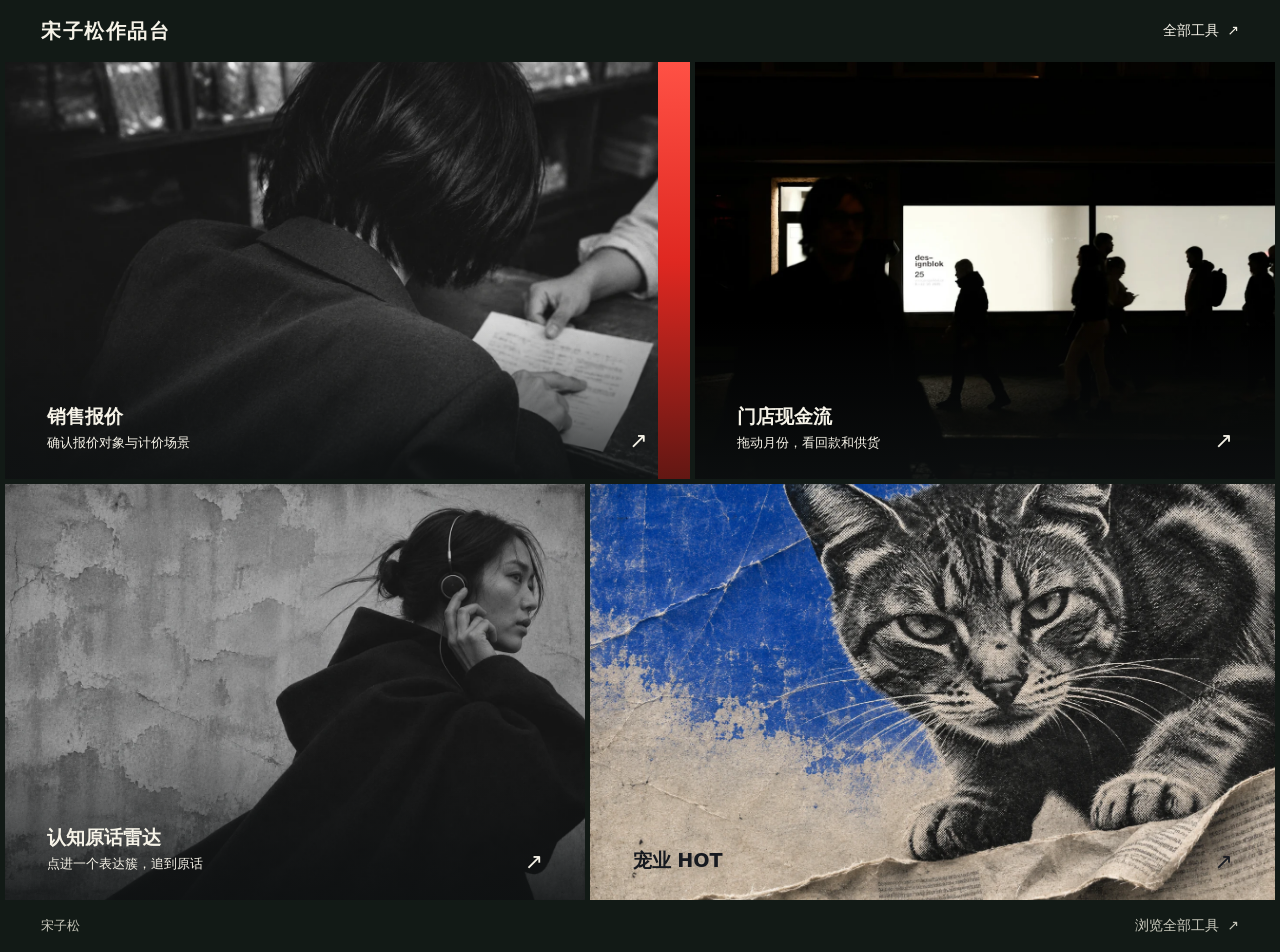
<file: index.html>
<!doctype html>
<html lang="zh-CN">
<head>
  <meta charset="utf-8">
  <meta name="viewport" content="width=device-width,initial-scale=1">
  <meta name="theme-color" content="#121a16">
  <meta name="description" content="宋子松的作品台。亲手试试销售报价、门店现金流和内容工具。">
  <title>宋子松 · 作品台</title>
  <link rel="stylesheet" href="./gallery.css?v=5">
</head>
<body>
  <a class="skip-link" href="#works">跳到作品</a>
  <header class="gallery-header">
    <h1>宋子松作品台</h1>
    <a href="./work.html">全部工具 <span aria-hidden="true">↗</span></a>
  </header>
  <main id="works" aria-label="精选作品">
    <div class="gallery-row">
      <a class="work work-quote" href="./quote.html">
        <img src="./art/quote.webp?v=4" width="1440" height="960" alt="" fetchpriority="high">
        <span class="work-copy"><strong>销售报价</strong><span>确认报价对象与计价场景</span></span>
        <span class="work-arrow" aria-hidden="true">↗</span>
      </a>
      <a class="work work-cash" href="./cashflow.html">
        <!-- Photo by Roman, Unsplash License: https://unsplash.com/photos/zJN-QPU6AnA -->
        <img src="./art/cash.webp?v=3" width="1440" height="960" alt="">
        <span class="work-copy"><strong>门店现金流</strong><span>拖动月份，看回款和供货</span></span>
        <span class="work-arrow" aria-hidden="true">↗</span>
      </a>
    </div>
    <div class="gallery-row gallery-row-reverse">
      <a class="work work-radar" href="./work.html?case=radar">
        <img src="./art/radar.webp?v=4" width="1440" height="960" alt="">
        <span class="work-copy"><strong>认知原话雷达</strong><span>点进一个表达簇，追到原话</span></span>
        <span class="work-arrow" aria-hidden="true">↗</span>
      </a>
      <a class="work work-hot" href="./work.html?case=hot">
        <img src="./art/hot.webp?v=4" width="1440" height="960" alt="">
        <span class="work-copy"><strong>宠业 HOT</strong></span>
        <span class="work-arrow" aria-hidden="true">↗</span>
      </a>
    </div>
  </main>
  <footer class="gallery-footer"><span>宋子松</span><a href="./work.html">浏览全部工具 <span aria-hidden="true">↗</span></a></footer>
</body>
</html>
</file>
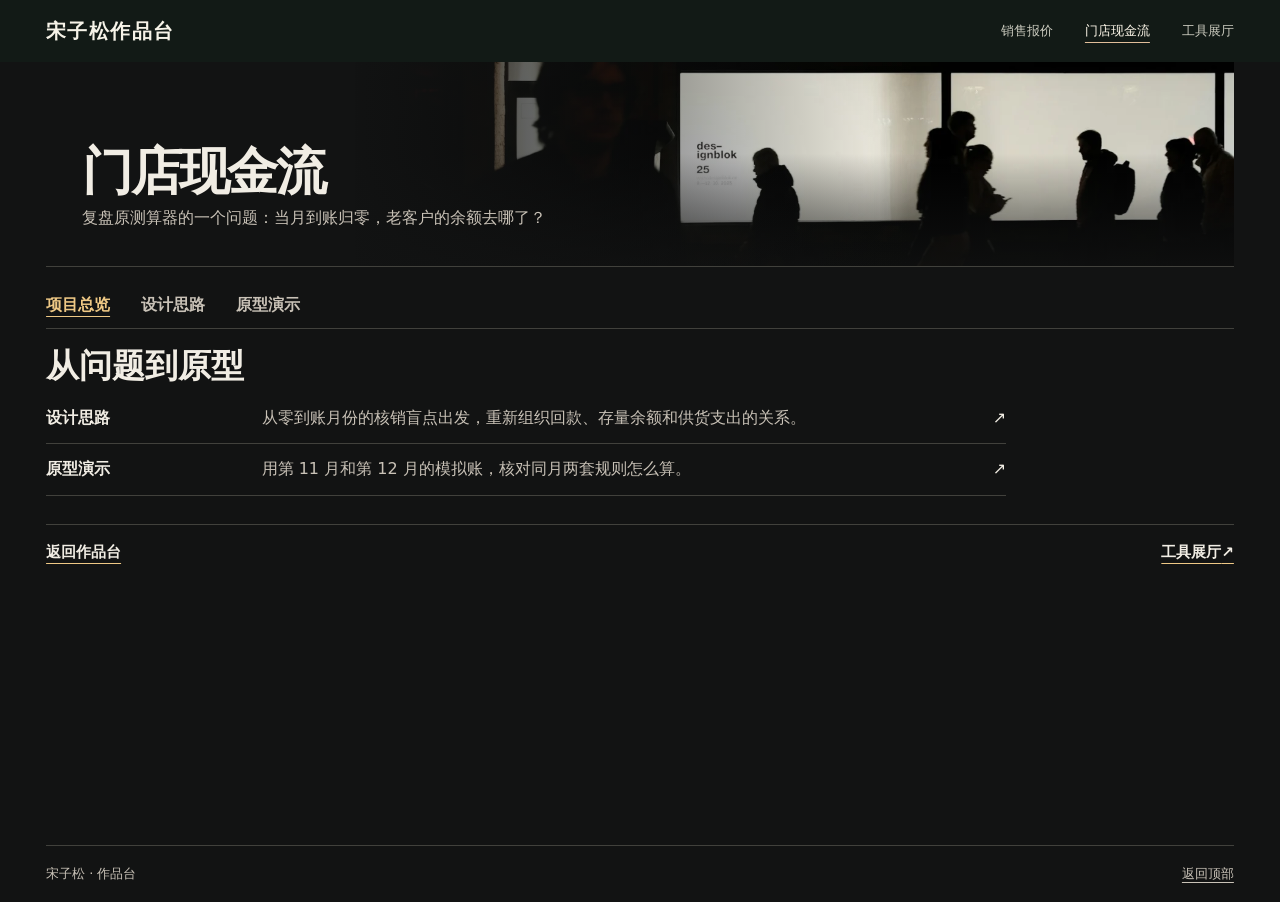
<file: cashflow.html>
<!doctype html>
<html lang="zh-CN">
<head>
  <meta charset="utf-8">
  <meta name="viewport" content="width=device-width,initial-scale=1">
  <meta name="theme-color" content="#121a16">
  <meta name="description" content="宋子松的门店现金流设计案例，复盘原测算器的核销规则，用模拟数据说明存量余额如何影响供货支出。">
  <title>门店现金流 · 作品台</title>
  <link rel="stylesheet" href="./site.css?v=2">
  <link rel="stylesheet" href="./case.css?v=4">
  <link rel="stylesheet" href="./cashflow.css?v=4">
  <script defer src="./cashflow.js?v=4"></script>
  <script defer src="./site.js?v=4"></script>
</head>
<body class="case-page" data-page="cashflow">
  <a class="skip-link" href="#main">跳到正文</a>
  <header class="site-header">
    <div class="wrap nav-row">
      <a class="wordmark" href="./index.html">宋子松作品台</a>
      <nav aria-label="网站导航">
        <a href="./quote.html">销售报价</a>
        <a href="./cashflow.html" aria-current="page">门店现金流</a>
        <a class="case-catalog" href="./work.html">工具展厅</a>
      </nav>
    </div>
  </header>

  <main id="main" class="wrap detail">
    <header class="case-heading">
      <div><h1>门店现金流</h1><p>复盘原测算器的一个问题：当月到账归零，老客户的余额去哪了？</p></div>
      <img src="./art/cash.webp?v=3" width="1440" height="960" alt="">
    </header>
    <nav class="case-view-nav" data-case-nav aria-label="案例章节">
      <a href="#cashflow-overview">项目总览</a><a href="#cashflow-design">设计思路</a><a href="#cashflow-app">原型演示</a>
    </nav>
    <section class="case-overview" id="cashflow-overview" data-case-panel>
      <h2>从问题到原型</h2>
      <a href="#cashflow-design"><strong>设计思路</strong><span>从零到账月份的核销盲点出发，重新组织回款、存量余额和供货支出的关系。</span><span aria-hidden="true">↗</span></a>
      <a href="#cashflow-app"><strong>原型演示</strong><span>用第 11 月和第 12 月的模拟账，核对同月两套规则怎么算。</span><span aria-hidden="true">↗</span></a>
    </section>
    <section id="cashflow-design" class="case-design" data-case-panel aria-labelledby="cash-design-title">
      <h2 id="cash-design-title">设计思路</h2>
      <dl>
        <div><dt>找出原公式的盲点</dt><dd>原工具以当月到账为核销基数。到账归零时，即使老客户的余额仍可用，公式算出的核销和当月供货支出也都是零。</dd></div>
        <div><dt>把同一个月并排看</dt><dd>原型把同月到账放在两列上方，再分别列出原规则和改进规则下各自累积的余额、核销基数与供货支出。推进一个月，就能看见变化出在哪一步。</dd></div>
        <div><dt>把账上的钱和责任分开</dt><dd>账上现金记录钱何时花出去，未核销余额和供货预留记录还要承担的支出。供货和预留采用同一成本率时，兑现顺序改变现金和预留的分布，预留后的可动用资金相同。</dd></div>
      </dl>
      <p class="case-design-example">模拟案例从第 11 月推进到第 12 月，到账从 ¥8,550 降到 ¥0。原规则当月供货支出为 ¥0，改进规则估算用存量余额兑现仍需支出 ¥5,920。</p>
      <a class="case-design-link" href="#cashflow-app">看对照原型 ↓</a>
    </section>
    <section id="cashflow-app" data-case-panel aria-label="门店现金流操作区"></section>
    <nav class="detail-next" aria-label="继续浏览">
      <a class="action action-outline" href="./index.html">返回作品台</a>
      <a class="action action-outline" href="./work.html">工具展厅 <span aria-hidden="true">↗</span></a>
    </nav>
  </main>
  <footer class="site-footer"><div class="wrap"><span>宋子松 · 作品台</span><a href="#main">返回顶部</a></div></footer>
</body>
</html>
</file>
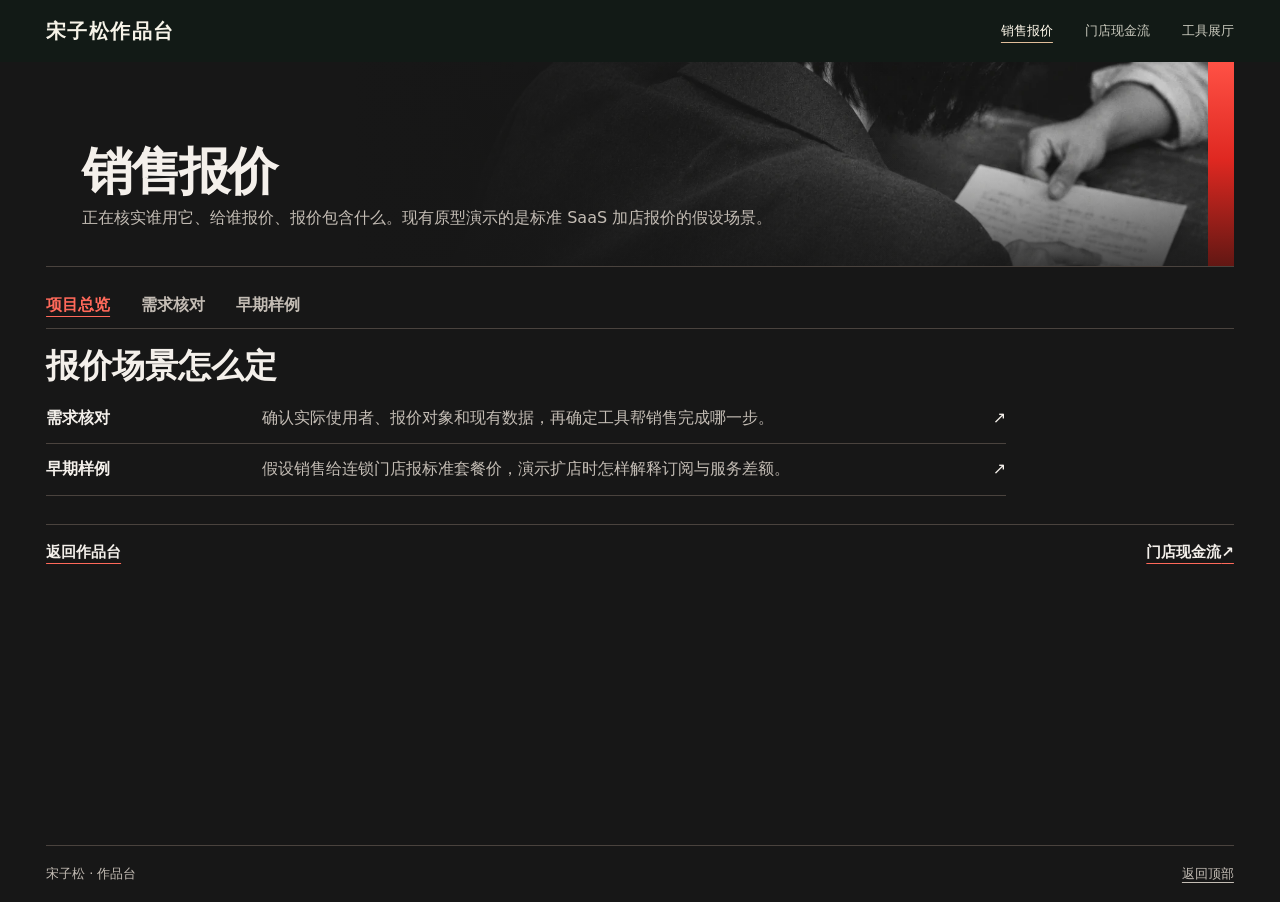
<file: quote.html>
<!doctype html>
<html lang="zh-CN">
<head>
  <meta charset="utf-8">
  <meta name="viewport" content="width=device-width,initial-scale=1">
  <meta name="theme-color" content="#121a16">
  <meta name="description" content="宋子松的销售报价项目。看一次临时扩店怎样改价、解释差额，并在同一张单据上完成。">
  <title>销售报价 · 作品台</title>
  <link rel="stylesheet" href="./site.css?v=2">
  <link rel="stylesheet" href="./case.css?v=4">
  <link rel="stylesheet" href="./quote.css?v=4">
  <script defer src="./quote.js?v=4"></script>
  <script defer src="./site.js?v=4"></script>
</head>
<body class="case-page" data-page="quote">
  <a class="skip-link" href="#main">跳到正文</a>
  <header class="site-header">
    <div class="wrap nav-row">
      <a class="wordmark" href="./index.html">宋子松作品台</a>
      <nav aria-label="网站导航">
        <a href="./quote.html" aria-current="page">销售报价</a>
        <a href="./cashflow.html">门店现金流</a>
        <a class="case-catalog" href="./work.html">工具展厅</a>
      </nav>
    </div>
  </header>

  <main id="main" class="wrap detail">
    <header class="case-heading">
      <div><h1>销售报价</h1><p>正在核实谁用它、给谁报价、报价包含什么。现有原型演示的是标准 SaaS 加店报价的假设场景。</p></div>
      <img src="./art/quote.webp?v=4" width="1440" height="960" alt="">
    </header>
    <nav class="case-view-nav" data-case-nav aria-label="案例章节">
      <a href="#quote-overview">项目总览</a><a href="#quote-design">需求核对</a><a href="#quote-app">早期样例</a>
    </nav>
    <section class="case-overview" id="quote-overview" data-case-panel>
      <h2>报价场景怎么定</h2>
      <a href="#quote-design"><strong>需求核对</strong><span>确认实际使用者、报价对象和现有数据，再确定工具帮销售完成哪一步。</span><span aria-hidden="true">↗</span></a>
      <a href="#quote-app"><strong>早期样例</strong><span>假设销售给连锁门店报标准套餐价，演示扩店时怎样解释订阅与服务差额。</span><span aria-hidden="true">↗</span></a>
    </section>
    <section id="quote-design" class="case-design" data-case-panel aria-labelledby="quote-design-title">
      <h2 id="quote-design-title">需求核对</h2>
      <dl>
        <div><dt>已知的开发方向</dt><dd>会议提到当时在做销售报价工具，它相对独立，适合产品先搭建，研发再接入已有系统。</dd></div>
        <div><dt>要确认的报价场景</dt><dd>确认由谁操作、给谁报价、客户当时提出了什么。标准套餐报价需要核产品、数量和折扣。定制开发估价还需要知道工作量、交付成本及定价权限。</dd></div>
        <div><dt>先核对数据来源</dt><dd>检查所需字段是否已能通过授权的只读接口或导出取得，再决定哪些规则可以自动计算，哪些估算要人工确认。</dd></div>
      </dl>
      <a class="case-design-link" href="#quote-app">看早期样例 <span aria-hidden="true">↓</span></a>
    </section>
    <section id="quote-app" data-case-panel aria-label="销售报价操作区"></section>
    <nav class="detail-next" aria-label="继续浏览">
      <a class="action action-outline" href="./index.html">返回作品台</a>
      <a class="action action-outline" href="./cashflow.html">门店现金流 <span aria-hidden="true">↗</span></a>
    </nav>
  </main>
  <footer class="site-footer"><div class="wrap"><span>宋子松 · 作品台</span><a href="#main">返回顶部</a></div></footer>
</body>
</html>
</file>
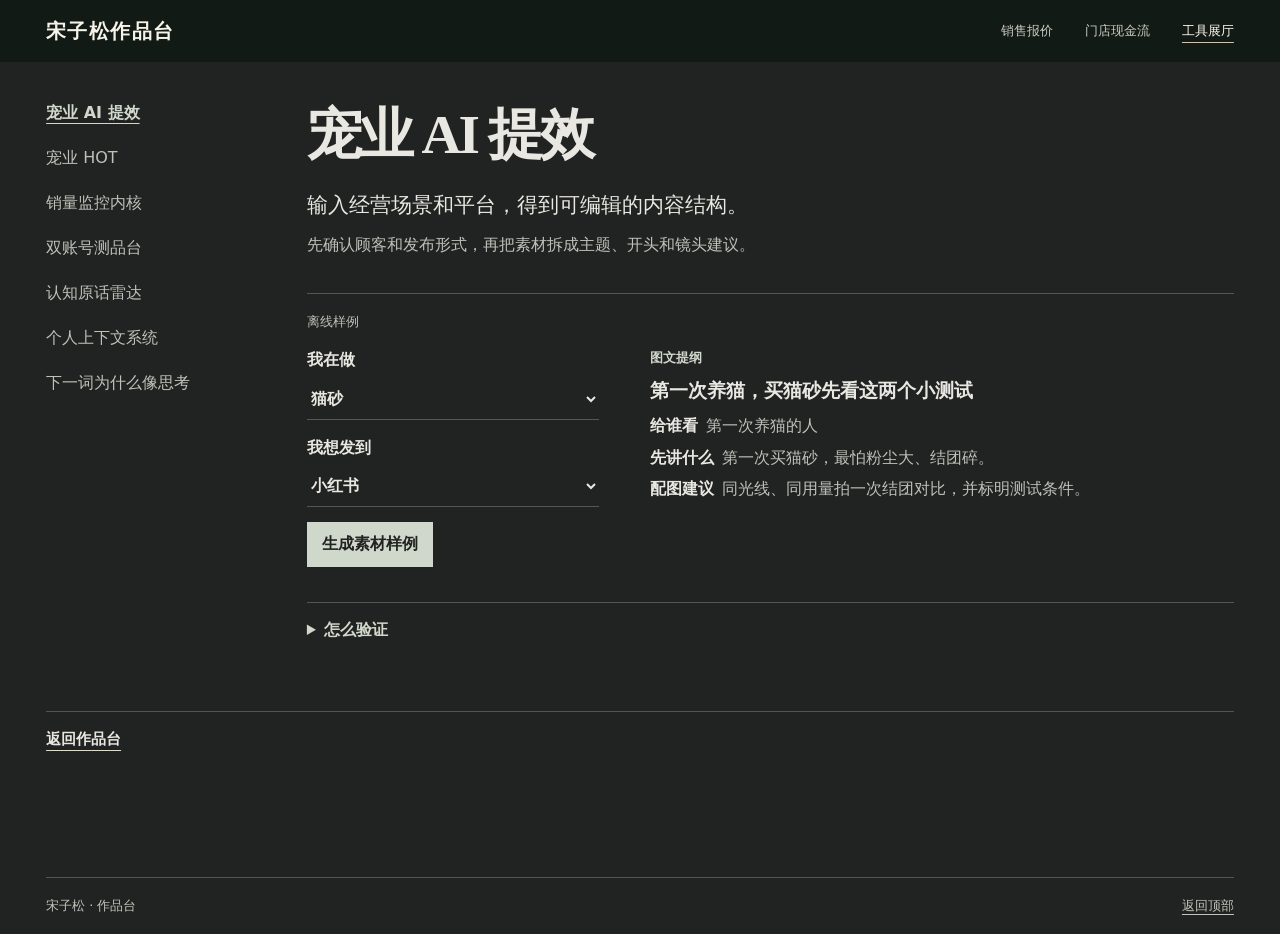
<file: work.html>
<!doctype html>
<html lang="zh-CN">
<head>
  <meta charset="utf-8">
  <meta name="viewport" content="width=device-width,initial-scale=1">
  <meta name="theme-color" content="#121a16">
  <meta name="description" content="宋子松的作品台。体验销售报价、门店现金流和既有工具。">
  <title>工具展厅 · 作品台</title>
  <link rel="stylesheet" href="./site.css?v=2">
  <link rel="stylesheet" href="./case.css?v=4">
  <link rel="stylesheet" href="./work.css?v=4">
  <script defer src="./work.js?v=5"></script>
  <script defer src="./site.js?v=4"></script>
</head>
<body class="case-page" data-page="work">
  <a class="skip-link" href="#main">跳到正文</a>
  <header class="site-header">
    <div class="wrap nav-row">
      <a class="wordmark" href="./index.html">宋子松作品台</a>
      <nav aria-label="网站导航">
        <a href="./quote.html">销售报价</a>
        <a href="./cashflow.html">门店现金流</a>
        <a class="case-catalog" href="./work.html" aria-current="page">工具展厅</a>
      </nav>
    </div>
  </header>

  <main id="main" class="wrap detail">
    <h1 class="case-sr-only">工具展厅</h1>
    <section id="work-app" aria-label="工具展厅操作区"></section>
    <nav class="detail-next" aria-label="继续浏览"><a class="action action-outline" href="./index.html">返回作品台</a></nav>
  </main>
  <footer class="site-footer"><div class="wrap"><span>宋子松 · 作品台</span><a href="#main">返回顶部</a></div></footer>
</body>
</html>
</file>
<file: gallery.css>
:root {
  color-scheme: dark;
  font-family: "PingFang SC", "Microsoft YaHei", system-ui, sans-serif;
  background: #121a16;
  color: #f6f3e8;
}

* { box-sizing: border-box; }
body { margin: 0; }
a { color: inherit; }
.skip-link { position: fixed; top: -80px; left: 12px; padding: 10px; background: #121a16; z-index: 3; }
.skip-link:focus { top: 10px; }

.gallery-header, .gallery-footer {
  min-height: 62px;
  display: flex;
  align-items: center;
  justify-content: space-between;
  padding: 0 clamp(20px, 3.2vw, 58px);
}
.gallery-header h1 { margin: 0; font-size: 20px; font-weight: 680; letter-spacing: .08em; }
.gallery-header a, .gallery-footer a { text-decoration: none; font-size: 14px; }
.gallery-header a:hover, .gallery-footer a:hover { text-decoration: underline; text-underline-offset: 5px; }
.gallery-header a span, .gallery-footer a span { padding-left: 4px; }
.gallery-footer { color: #c9c9bc; font-size: 13px; min-height: 52px; }

main { padding-inline: 5px; display: grid; gap: 5px; }
.gallery-row { display: grid; grid-template-columns: 1.18fr 1fr; gap: 5px; }
.gallery-row-reverse { grid-template-columns: 1fr 1.18fr; }
.work {
  --dark-cover: linear-gradient(transparent 62%, rgba(14, 17, 18, .82) 100%);
  position: relative;
  isolation: isolate;
  min-width: 0;
  min-height: clamp(320px, calc((100svh - 67px) / 2), 700px);
  display: grid;
  align-items: end;
  padding: clamp(21px, 3.3vw, 58px) clamp(18px, 3.3vw, 58px) clamp(24px, 2.1vw, 38px);
  overflow: hidden;
  text-decoration: none;
}
.work img, .work::before {
  position: absolute;
  inset: 0;
  width: 100%;
  height: 100%;
}
.work img { z-index: -2; object-fit: cover; transition: transform 450ms cubic-bezier(.22,.72,.4,1); }
.work::before { content: ""; z-index: -1; pointer-events: none; background: var(--dark-cover); }
.work-quote { background: #202020; }
.work-quote img { object-position: center 53%; }
.work-quote::after {
  content: "";
  position: absolute;
  inset: 0 0 0 auto;
  width: clamp(15px, 2.5vw, 39px);
  background: linear-gradient(180deg, #ff5145 0%, #df2821 48%, #621713 100%);
  pointer-events: none;
}
.work-cash { background: #211e27; }
.work-radar { background: #b7b5af; }
.work-radar img { object-position: 64% 38%; }
.work-hot { background: #bcb6a7; color: #171a20; }
.work-hot img { object-position: 65% 40%; }
.work-hot::before { background: none; }

.work-copy { display: grid; gap: 5px; padding-right: 35px; }
.work-copy strong { font-size: clamp(1rem, 1.5vw, 1.45rem); line-height: 1.24; font-weight: 650; }
.work-copy > span { font-size: clamp(.75rem, 1vw, .9rem); line-height: 1.4; font-weight: 500; }
.work-arrow { position: absolute; bottom: clamp(24px, 2.1vw, 38px); right: clamp(18px, 3.3vw, 58px); font-size: 22px; line-height: 1; transition: transform 240ms ease; }
.work:is(:hover, :focus-visible) img { transform: scale(1.035); }
.work:is(:hover, :focus-visible) .work-arrow { transform: translate(4px,-4px); }
.work:focus-visible { outline: 3px solid currentColor; outline-offset: -7px; }

@media (max-width: 650px) {
  .gallery-header { min-height: 55px; }
  .gallery-row, .gallery-row-reverse { grid-template-columns: 1fr; }
  .work { min-height: clamp(270px, 70vw, 440px); }
}
@media (prefers-reduced-motion: reduce) {
  .work img, .work-arrow { transition: none; }
}
</file>
<file: site.css>
:root {
  color-scheme: light;
  --paper: #f7f7f1;
  --ink: #182722;
  --ink-soft: #46584e;
  --blue: #2f48ad;
  --green: #d5e4c7;
  --rule: #ccd5c9;
  --clay: #91412d;
  --serif: "Songti SC", "Noto Serif CJK SC", Georgia, serif;
  font-family: "PingFang SC", "Microsoft YaHei", "Noto Sans CJK SC", system-ui, sans-serif;
  color: var(--ink);
  background: var(--paper);
  font-size: 16px;
}
*, *::before, *::after { box-sizing: border-box; }
[hidden] { display: none !important; }
body { margin: 0; line-height: 1.65; }
a { color: var(--blue); }
button, input, select, textarea { font: inherit; }
button { cursor: pointer; }
:focus-visible { outline: 2px solid var(--blue); outline-offset: 5px; }
html { scroll-padding-top: 82px; }
.wrap { width: min(1110px, calc(100% - 98px)); margin-inline: auto; }
.skip-link { position: fixed; top: -100px; left: 12px; padding: 8px 14px; background: white; z-index: 10; }
.skip-link:focus { top: 8px; }

.site-header { position: sticky; top: 0; z-index: 6; background: #f7f7f1f7; backdrop-filter: blur(8px); }
.nav-row { min-height: 66px; display: flex; justify-content: space-between; align-items: center; gap: 16px; border-bottom: 1px solid var(--rule); }
.wordmark { color: var(--ink); text-decoration: none; font-weight: 750; letter-spacing: .09em; display: inline-flex; align-items: center; gap: 10px; white-space: nowrap; }
.wordmark-symbol { width: 21px; height: 24px; display: inline-block; background: var(--blue); clip-path: polygon(3% 14%, 85% 0, 100% 81%, 17% 100%); position: relative; }
.wordmark-symbol::before { content: ""; position: absolute; width: 12px; height: 4px; left: 5px; top: 10px; background: #f3ecc9; transform: rotate(-33deg); }
.nav-row nav { display: flex; align-items: center; gap: 24px; }
.nav-row nav a { font-weight: 620; text-decoration: none; color: var(--ink-soft); font-size: 14px; padding-block: 12px; white-space: nowrap; }
.nav-row nav a:hover, .nav-row nav a[aria-current] { color: var(--blue); text-decoration: underline; text-underline-offset: 7px; }

.mast { margin-top: 40px; margin-bottom: 29px; min-height: 140px; display: flex; justify-content: space-between; gap: 20px; align-items: center; }
.mast h1 { margin: 0; font-family: var(--serif); font-size: clamp(2.7rem, 6vw, 5.25rem); line-height: 1.08; letter-spacing: -.078em; font-weight: 750; }
.mast p { margin: 12px 0 0; color: var(--ink-soft); font-size: 16px; }
.mast-art { width: min(22%, 170px); height: auto; transform: rotate(-7deg); flex: none; margin: 1px 2.5% 0 0; }

.feature, .second-case { display: grid; grid-template-columns: minmax(0,.82fr) minmax(0,1.18fr); align-items: center; gap: clamp(36px,7vw,100px); border-top: 1px solid var(--rule); }
.feature { padding: 38px 0 52px; }
.feature-story, .cash-story { min-width: 0; }
.label { color: #536855; font-weight: 680; font-size: 14px; margin: 0 0 7px; }
.feature-story h2, .cash-story h2, .works h2 { font-family: var(--serif); font-size: clamp(2.1rem,4.4vw,3.05rem); line-height: 1.17; margin: 0; letter-spacing: -.06em; }
.feature-desc, .cash-story p:not(.label) { margin: 13px 0 15px; max-width: 335px; color: var(--ink-soft); font-size: 16px; }
.action { display: inline-flex; align-items: center; padding: 3px 0; border: 0; color: var(--blue); font-size: 15px; font-weight: 730; text-decoration: underline; text-underline-offset: 6px; text-decoration-color: #8799c3; line-height: 1.4; }
.action:hover { color: #172b79; text-decoration-color: currentColor; }
.action-ink { font-weight: 800; }

.feature-visual, .quote-sample { min-width: 0; }
.sample-toolbar { display: flex; align-items: center; justify-content: space-between; gap: 9px; padding-bottom: 3px; }
.sample-toolbar strong { font-size: 16px; }
.sample-flag { color: #53664f; font-size: 13px; }
.sample-tabs { padding: 0; display: flex; flex-wrap: wrap; gap: 17px; border-bottom: 1px solid var(--rule); }
.sample-tabs button { min-height: 41px; padding: 7px 0; background: none; color: #4d6452; border: 0; border-bottom: 2px solid transparent; font-size: 14px; line-height: 1.25; }
.sample-tabs button[aria-pressed="true"] { color: var(--blue); border-bottom-color: var(--blue); font-weight: 750; }
.sample-tabs button:hover:not([aria-pressed="true"]) { color: var(--blue); }
.sample-body { display: grid; grid-template-columns: minmax(0,1fr) minmax(0,.77fr); align-items: center; gap: 26px; padding: 18px 0 17px; border-bottom: 1px solid var(--rule); }
.sample-content { min-width: 0; }
.sample-content > strong { font-size: 16px; }
.sample-fees { font-size: 14px; margin: 7px 0 0; }
.sample-fees div { display: flex; justify-content: space-between; gap: 6px; padding-top: 4px; }
.sample-fees dt { color: var(--ink-soft); }
.sample-fees dd { margin: 0; white-space: nowrap; font-weight: 680; font-variant-numeric: tabular-nums; }
.sample-total { min-width: 0; text-align: right; }
.sample-total > span { color: var(--ink-soft); font-size: 13px; }
.sample-total strong { display: block; color: var(--blue); font-family: Georgia, serif; font-weight: 660; letter-spacing: -.065em; line-height: 1.05; font-size: clamp(28px,4.35vw,56px); white-space: nowrap; }

.second-case { grid-template-columns: minmax(0,1.18fr) minmax(0,.82fr); padding: 38px 0 47px; }
.cash-visual { margin: 0; padding: 10px 0; }
.cash-visual figcaption { font-size: 14px; font-weight: 680; color: var(--ink-soft); }
.cash-metric { margin: 6px 0 0; display: flex; flex-wrap: wrap; column-gap: 30px; row-gap: 4px; }
.cash-metric dt { color: var(--ink-soft); font-size: 14px; }
.cash-metric dd { margin: 0; color: var(--blue); font-family: Georgia, serif; font-size: clamp(32px,4.3vw,53px); line-height: 1.07; letter-spacing: -.06em; font-weight: 700; }
.cash-metric div:nth-child(2) dd { color: var(--clay); }

.works { border-top: 1px solid var(--rule); padding: 30px 0 25px; }
.works-heading { display: flex; align-items: end; justify-content: space-between; gap: 12px; margin-bottom: 16px; }
.works-heading h2 { font-size: clamp(24px,3.1vw,36px); }
.works-list a { display: grid; grid-template-columns: minmax(145px,.34fr) 1fr; gap: 10px; align-items: center; padding-block: 13px; border-top: 1px solid var(--rule); color: var(--ink); text-decoration: none; }
.works-list a:hover strong { text-decoration: underline; text-underline-offset: 5px; }
.works-list strong { color: var(--blue); font-size: 17px; font-weight: 710; }
.works-list span { color: var(--ink-soft); font-size: 15px; }
.site-footer { margin-top: 18px; color: var(--ink-soft); font-size: 13px; }
.site-footer .wrap { min-height: 57px; border-top: 1px solid var(--rule); display: flex; align-items: center; gap: 10px; justify-content: space-between; }
.site-footer a { color: var(--ink-soft); text-underline-offset: 4px; }

.detail { min-height: calc(100svh - 135px); }
.detail-heading { display: flex; align-items: end; justify-content: space-between; gap: 15px; margin: 30px 0 24px; }
.detail-heading h1 { margin: 0 0 6px; font-family: var(--serif); font-size: clamp(2rem,4vw,3.2rem); line-height: 1.13; font-weight: 750; letter-spacing: -.06em; }
.detail-heading p:not(.label) { margin: 0; color: var(--ink-soft); font-size: 16px; }
.detail-heading > a { flex: none; }
.detail-next { display: flex; justify-content: flex-end; margin-top: 16px; padding-top: 9px; border-top: 1px solid var(--rule); }

@media (max-width: 920px) {
  .wrap { width: calc(100% - 48px); }
  .feature, .second-case { gap: 27px; }
  .sample-body { gap: 13px; }
}
@media (max-width: 670px) {
  html { scroll-padding-top: 10px; }
  .wrap { width: calc(100% - 34px); }
  .site-header { position: static; }
  .nav-row { flex-direction: column; align-items: start; gap: 1px; padding: 8px 0 3px; }
  .nav-row nav { justify-content: space-between; gap: 7px; width: 100%; overflow: auto; }
  .nav-row nav a { padding: 6px 0 7px; font-size: 13px; }
  .mast { min-height: auto; margin-top: 24px; margin-bottom: 21px; gap: 6px; }
  .mast p { font-size: 14px; }
  .mast-art { width: 20%; margin-right: 0; }
  .feature, .second-case { grid-template-columns: 1fr; gap: 18px; padding: 23px 0 28px; }
  .feature-desc, .cash-story p:not(.label) { margin: 7px 0 11px; }
  .cash-story { grid-row: 1; }
  .sample-tabs { gap: 13px; }
  .sample-total strong { font-size: 34px; }
  .works { padding-top: 23px; }
  .works-list a { grid-template-columns: 1fr; gap: 1px; padding-block: 9px; }
  .detail-heading { margin-top: 20px; }
  .detail-heading > a { display: none; }
}
@media (max-width: 350px) {
  .sample-fees { font-size: 12px; }
  .sample-total strong { font-size: 27px; }
  .sample-body { gap: 9px; }
}
@media print {
  .site-header, .site-footer, .detail-heading, .detail-next { display: none !important; }
  .wrap { width: 100%; }
}
</file>
<file: case.css>
:root:has(.case-page) { background: #121a16; }

.case-page {
  --case-paper: #202321;
  --case-ink: #e9e7e1;
  --case-muted: #c4c3bb;
  --case-rule: #52554e;
  --case-accent: #e4dbc2;
  --case-color-scheme: dark;
  min-height: 100svh;
  color: var(--case-ink);
  background: var(--case-paper);
  color-scheme: var(--case-color-scheme);
}

.case-page[data-page="quote"] {
  --case-paper: #171717;
  --case-ink: #f4f0eb;
  --case-muted: #c4bdb5;
  --case-rule: #4a433e;
  --case-accent: #ff695a;
}

.case-page[data-page="cashflow"] {
  --case-paper: #121313;
  --case-ink: #f1ede4;
  --case-muted: #c9c2b7;
  --case-rule: #41413c;
  --case-accent: #eec885;
}

.case-page[data-work-case="radar"] {
  --case-paper: #18191a;
  --case-ink: #f0efeb;
  --case-muted: #bdbebc;
  --case-rule: #525456;
  --case-accent: #dce0e2;
}

.case-page[data-work-case="hot"] {
  --case-paper: #bcb6a7;
  --case-ink: #1c2130;
  --case-muted: #414652;
  --case-rule: #827e76;
  --case-accent: #173aae;
  --case-color-scheme: light;
}

.case-page .wrap {
  width: min(1360px, calc(100% - clamp(32px, 7.2vw, 108px)));
}

.case-page .site-header {
  background: #121a16;
  backdrop-filter: none;
}

.case-page .nav-row {
  min-height: 62px;
  border: none;
  flex-direction: row;
  align-items: center;
  gap: clamp(12px, 4vw, 40px);
  padding-block: 0;
}

.case-page .wordmark {
  gap: 0;
  color: #f6f3e8;
  font-size: clamp(13px, 1.6vw, 20px);
  font-weight: 680;
  letter-spacing: .07em;
}

.case-page .nav-row nav {
  width: auto;
  gap: clamp(12px, 2.5vw, 34px);
  overflow: visible;
}

.case-page .nav-row nav a {
  color: #c9c9bd;
  font-weight: 530;
  font-size: 13px;
}

.case-page .nav-row nav a:hover,
.case-page .nav-row nav a[aria-current] {
  color: #fff9eb;
  text-decoration-color: #e1be9a;
}

.case-page .site-header a:focus-visible,
.case-page .detail-next a:focus-visible,
.case-page .site-footer a:focus-visible {
  outline-color: var(--case-accent);
}

.case-page .skip-link {
  background: #121a16;
  color: #f6f3e8;
}

.case-heading {
  position: relative;
  isolation: isolate;
  display: flex;
  align-items: flex-end;
  min-height: clamp(145px, 16vw, 230px);
  padding: clamp(14px, 3vw, 36px);
  overflow: hidden;
  margin-bottom: clamp(16px, 2vw, 30px);
  border-bottom: 1px solid var(--case-rule);
  background: var(--case-paper);
}

.case-heading::after {
  content: "";
  position: absolute;
  z-index: -1;
  inset: 0;
  background: linear-gradient(90deg, var(--case-paper) 7%, var(--case-paper) 24%, transparent 73%),
    linear-gradient(0deg, color-mix(in srgb, var(--case-paper) 75%, transparent), transparent 55%);
  pointer-events: none;
}

.case-heading h1 {
  margin: 0;
  font-size: clamp(29px, 4vw, 58px);
  line-height: 1.06;
  font-weight: 670;
  letter-spacing: -.05em;
}

.case-heading p {
  margin: 8px 0 0;
  color: var(--case-muted);
  font-size: clamp(13px, 1.25vw, 16px);
  line-height: 1.5;
}

.case-heading img {
  position: absolute;
  z-index: -2;
  inset: 0 0 0 auto;
  width: 74%;
  height: 100%;
  object-fit: cover;
}

[data-page="quote"] .case-heading img { object-position: 65% 64%; }
[data-page="quote"] .case-heading::before {
  content: "";
  position: absolute;
  inset: 0 0 0 auto;
  width: clamp(12px, 2vw, 30px);
  background: linear-gradient(180deg, #ff5145 0%, #df2821 48%, #621713 100%);
  pointer-events: none;
}
[data-page="cashflow"] .case-heading img { object-position: 62% 50%; }

.case-page .detail-next {
  margin-block: 28px 0;
  padding-top: 14px;
  border-color: var(--case-rule);
  justify-content: space-between;
  align-items: center;
  gap: 18px;
}

.case-page .detail-next a {
  color: var(--case-ink);
  text-decoration-color: var(--case-accent);
}

.case-page .site-footer,
.case-page .site-footer a {
  color: var(--case-muted);
}

.case-page .site-footer .wrap {
  border-color: var(--case-rule);
}

.case-page .case-sr-only {
  position: absolute;
  width: 1px;
  height: 1px;
  margin: -1px;
  overflow: hidden;
  clip-path: inset(50%);
  white-space: nowrap;
}

@media (max-width: 640px) {
  .case-page .nav-row { min-height: 54px; }
  .case-page .nav-row nav a { font-size: 12px; }
  .case-page .nav-row .case-catalog { display: none; }
  .case-heading { min-height: 123px; padding: 12px; margin-bottom: 12px; }
  .case-heading::after {
    background: linear-gradient(90deg, var(--case-paper) 10%, color-mix(in srgb, var(--case-paper) 93%, transparent) 31%, transparent 80%),
      linear-gradient(0deg, var(--case-paper), transparent 76%);
  }
  .case-heading p { margin-top: 5px; }
}

.case-design {
  margin: 15px 0 clamp(24px,4vw,44px);
  padding: 14px 0 17px;
  max-width: 960px;
  border-block: 1px solid var(--case-rule);
}
.case-design h2, .case-design h3 {
  margin: 0 0 10px;
  color: var(--case-ink);
  font: 680 clamp(1.48rem,3.1vw,2.08rem)/1.2 "Songti SC","Noto Serif CJK SC",Georgia,serif;
}
.case-design dl, .case-design dd { margin: 0; }
.case-design dl > div {
  display: grid;
  grid-template-columns: minmax(128px,.3fr) 1fr;
  gap: 6px clamp(12px, 2.7vw, 30px);
  padding: 8px 0;
  align-items: baseline;
}
.case-design dl > div + div { border-top: 1px solid var(--case-rule); }
.case-design dt { font-weight: 680; color: var(--case-ink); }
.case-design dd, .case-design-example { color: var(--case-muted); font-size: .96rem; }
.case-design-example { margin: 7px 0 0; }
.case-design-link {
  display: inline-block;
  min-height: 34px;
  padding-top: 9px;
  color: var(--case-accent);
  font-weight: 700;
  text-underline-offset: 5px;
}
.case-page :is(#quote-app,#cashflow-app,#radar-prototype) { scroll-margin-top: 12px; }
@media(max-width:600px) {
  .case-design dl > div { grid-template-columns:minmax(0,1fr); gap:2px; }
}

.case-view-nav {
  display:flex;
  gap:10px clamp(15px,3vw,31px);
  flex-wrap:wrap;
  align-items:center;
  padding-bottom:9px;
  border-bottom:1px solid var(--case-rule);
  scroll-margin-top:78px;
}
.case-view-nav a {
  color:var(--case-muted);
  text-decoration:none;
  font-weight:670;
}
.case-view-nav a:is(:hover,[aria-current]) {
  color:var(--case-accent);
  text-decoration:underline;
  text-underline-offset:6px;
}
.case-overview { padding-top:17px; margin-bottom:22px; max-width:960px; }
.case-overview h2, .case-overview h3 {
  margin:0 0 7px;
  font:680 clamp(1.4rem,3vw,2.08rem)/1.2 "Songti SC","Noto Serif CJK SC",Georgia,serif;
}
.case-overview a {
  display:grid;
  grid-template-columns:minmax(100px,.28fr) minmax(0,1fr) auto;
  gap:2px 15px;
  padding:12px 0;
  border-bottom:1px solid var(--case-rule);
  text-decoration:none;
  color:var(--case-ink);
}
.case-overview a span:first-of-type { color:var(--case-muted); }
.case-overview a:is(:hover,:focus-visible) strong { color:var(--case-accent); }
.case-page [data-case-panel]:focus { outline:none; }
@media(max-width:600px){
  .case-overview a { grid-template-columns:minmax(0,1fr) auto; }
  .case-overview a span:first-of-type { grid-row:2; }
  .case-overview a span:last-of-type { grid-column:2; grid-row:1; }
}
</file>
<file: cashflow.css>
.cf-app {
  --cf-paper: #171819;
  --cf-ink: #f1ede4;
  --cf-muted: #c5c1b9;
  --cf-rule: #41413c;
  --cf-light-rule: #72716a;
  --cf-accent: #eec885;
  --cf-number: Georgia, 'Noto Serif CJK SC', 'Songti SC', serif;
  min-width: 0;
  color-scheme: dark;
  color: var(--cf-ink);
}
.cf-app :is(h2,h3,h4,p,dl,figure) { margin: 0; }
.cf-app :is(button,input) { font: inherit; }
.cf-app button { cursor: pointer; }
.cf-app button:disabled { opacity: .42; cursor: default; }
.cf-app :is(button,input,a,summary,canvas):focus-visible { outline: 2px solid var(--cf-accent); outline-offset: 4px; }
.cf-app [hidden] { display: none !important; }
.cf-sr-only { position: absolute; overflow: hidden; white-space: nowrap; width: 1px; height: 1px; clip-path: inset(50%); }

.cf-mechanism { margin-top: 8px; }
.cf-mechanism-header { display: grid; grid-template-columns: minmax(0,1fr) auto; gap: 4px 16px; align-items: end; padding: 2px 0 clamp(16px,2.7vw,29px); }
.cf-month-receipt > span { font-size: .85rem; color: var(--cf-muted); }
.cf-month-receipt > span b { color: var(--cf-ink); }
.cf-month-receipt h2 { font-family: var(--cf-number); font-size: clamp(2.5rem, 5.9vw, 6.4rem); font-weight: 700; letter-spacing: -.06em; line-height: 1.04; min-width: 0; overflow-wrap: anywhere; }
.cf-mechanism-controls { display: flex; align-items: center; flex-wrap: wrap; justify-content: end; gap: 8px 18px; }
.cf-mechanism-controls button { min-height: 42px; font-size: .87rem; font-weight: 680; white-space: nowrap; }
.cf-rewind { color: var(--cf-muted); border: 0; padding: 2px 0; background: transparent; text-decoration: underline; text-underline-offset: 4px; }
.cf-rewind:hover { color: var(--cf-ink); }
.cf-advance { color: #231c10; background: var(--cf-accent); border: 1px solid var(--cf-accent); padding: 5px 12px; }
.cf-advance:hover:not(:disabled) { background: #f6d9a5; }
.cf-mechanism-header .cf-mechanism-status { grid-column: 1 / -1; min-height: 1.45em; color: var(--cf-muted); font-size: .84rem; line-height: 1.5; }

.cf-flow { width: 100%; border-collapse: collapse; table-layout: fixed; text-align: left; border-block: 1px solid var(--cf-light-rule); }
.cf-flow-label { width: 29%; }
.cf-flow :is(th,td) { padding: clamp(6px, 1vw, 13px) clamp(4px, 2vw, 22px); vertical-align: baseline; }
.cf-flow :is(th,td):first-child { padding-left: 0; }
.cf-flow thead { border-bottom: 1px solid var(--cf-rule); }
.cf-flow thead th { color: var(--cf-ink); font-size: clamp(.83rem, 1.4vw, 1rem); font-weight: 680; }
.cf-flow th small { display: block; font-size: .73rem; font-weight: 480; color: var(--cf-muted); line-height: 1.4; margin-top: 2px; }
.cf-flow tbody th { color: var(--cf-muted); font-size: .85rem; line-height: 1.4; font-weight: 575; }
.cf-flow tbody td { font-family: var(--cf-number); font-size: clamp(1rem, 2.5vw, 2rem); line-height: 1.12; font-weight: 680; font-variant-numeric: tabular-nums; letter-spacing: -.038em; overflow-wrap: anywhere; }
.cf-flow-cash { border-top: 1px solid var(--cf-rule); background: #1d1d1a; }
.cf-flow tbody .cf-flow-cash :is(th,td) { padding-block: clamp(9px, 1.2vw, 15px); }
.cf-flow .cf-flow-cash td:last-child { color: var(--cf-accent); }
.cf-conclusion { display: flex; flex-wrap: wrap; justify-content: space-between; align-items: baseline; gap: 4px 10px; margin-top: 10px; color: var(--cf-muted); font-size: .83rem; }
.cf-conclusion b { color: var(--cf-ink); font-variant-numeric: tabular-nums; }

.cf-stage { min-width: 0; margin-top: clamp(27px, 5vw, 67px); padding: clamp(11px, 2.7vw, 32px); background: var(--cf-paper); }
.cf-stage-head { display: flex; flex-wrap: wrap; gap: 4px clamp(14px, 3vw, 38px); align-items: center; }
.cf-stage-head h2 { font-size: clamp(1.12rem, 2vw, 1.6rem); font-weight: 720; letter-spacing: -.036em; white-space: nowrap; }
.cf-presetbar, .cf-segment { display: flex; align-items: center; flex-wrap: nowrap; gap: clamp(10px, 2vw, 24px); }
.cf-segment { margin-inline-start: auto; gap: 12px; }
.cf-presetbar button, .cf-segment button, .cf-jump, .cf-try-stock { background: transparent; border: 0; padding: 7px 0; border-bottom: 2px solid transparent; color: var(--cf-muted); font-size: .85rem; line-height: 1.3; white-space: nowrap; }
.cf-presetbar button[aria-pressed='true'], .cf-segment button[aria-pressed='true'] { color: var(--cf-ink); border-bottom-color: var(--cf-light-rule); font-weight: 675; }
.cf-presetbar button:hover, .cf-segment button:hover { color: var(--cf-ink); }
.cf-plot { min-width: 0; }
.cf-plot-bar { display: flex; flex-wrap: wrap; align-items: center; justify-content: space-between; gap: 0 12px; margin-top: 8px; min-width: 0; }
.cf-legend { display: flex; flex-wrap: wrap; align-items: center; gap: 3px clamp(8px, 2vw, 20px); color: var(--cf-muted); font-size: .77rem; }
.cf-legend span { display: inline-flex; align-items: center; gap: 5px; }
.cf-legend i { flex: none; width: 15px; height: 2px; background: #f1ede4; }
.cf-legend span:nth-child(2) i { background: transparent; border-bottom: 2px dashed #c0c6ca; }
.cf-legend span:nth-child(3) i { background: #999d9d; }
.cf-jump, .cf-try-stock { color: var(--cf-ink); text-decoration: underline; text-underline-offset: 4px; }
.cf-jump:hover, .cf-try-stock:hover { color: var(--cf-accent); }
.cf-chart { height: clamp(182px, 22vw, 307px); margin-top: 2px; }
.cf-chart canvas { display: block; width: 100%; height: 100%; cursor: ew-resize; touch-action: pan-y; user-select: none; }
.cf-month-control, .cf-month-slider { display: grid; grid-template-columns: auto minmax(0,1fr) auto; align-items: center; gap: clamp(6px,1vw,14px); }
.cf-month-control { color: var(--cf-muted); }
.cf-month-slider { font-size: .8rem; }
.cf-month-slider strong { color: var(--cf-ink); }
.cf-month-slider input { width: 100%; margin: 0; accent-color: var(--cf-accent); min-width: 0; cursor: ew-resize; }
.cf-month-control button { width: 32px; min-height: 32px; border: 0; color: var(--cf-ink); background: transparent; font-size: 1.5rem; line-height: 1; }
.cf-month-control button:hover:not(:disabled) { color: var(--cf-accent); }
.cf-plot figcaption, .cf-stage-notice .cf-jump-result { color: var(--cf-muted); font-size: .78rem; line-height: 1.45; }
.cf-plot figcaption { margin: 6px 0 0; }
.cf-stage-notice { display: flex; flex-wrap: wrap; align-items: center; gap: 3px 12px; }
.cf-stage-notice .cf-jump-result:not(:empty) { margin-top: 6px; }
.cf-jump-result:empty { position: absolute; }

.cf-kpis { display: grid; grid-template-columns: repeat(3,minmax(0,1fr)); gap: 9px 20px; margin-top: clamp(20px, 3vw, 39px); padding-top: 13px; border-top: 1px solid var(--cf-rule); }
.cf-kpi { min-width: 0; display: grid; align-content: start; gap: 4px; }
.cf-kpi > span { font-size: .84rem; color: var(--cf-muted); }
.cf-kpi strong { font-family: var(--cf-number); font-variant-numeric: tabular-nums; font-size: clamp(1.03rem, 2.45vw, 1.68rem); line-height: 1.12; overflow-wrap: anywhere; }
.cf-kpi small { font-size: .75rem; color: var(--cf-muted); }
.cf-detail-grid { display: grid; grid-template-columns: repeat(2,minmax(0,1fr)); gap: 9px clamp(23px,4vw,52px); align-items: start; margin-top: 23px; }
.cf-disclosure { border-top: 1px solid var(--cf-rule); min-width: 0; }
.cf-disclosure summary { display: flex; justify-content: space-between; gap: 8px; min-height: 45px; align-items: center; list-style: none; cursor: pointer; padding-block: 7px; font-size: .9rem; font-weight: 660; }
.cf-disclosure summary:hover { text-decoration: underline; text-underline-offset: 4px; }
.cf-disclosure summary::-webkit-details-marker { display: none; }
.cf-disclosure summary::after { content: '+'; color: var(--cf-muted); line-height: 1; font-size: 1.24rem; }
.cf-disclosure[open] summary::after { content: '−'; }
.cf-detail-body { padding-block: 1px 11px; }
.cf-detail-caption, .cf-parameters-title p { color: var(--cf-muted); font-size: .82rem; line-height: 1.5; }
.cf-parameters-title { display: flex; align-items: start; justify-content: space-between; gap: 8px; margin-bottom: 10px; }
.cf-parameters-title .cf-reset { border: 0; background: transparent; color: var(--cf-ink); text-decoration: underline; text-underline-offset: 4px; font-size: .85rem; flex: none; }
.cf-field-list, .cf-ledger-grid { display: grid; grid-template-columns: repeat(2,minmax(0,1fr)); gap: 9px 15px; }
.cf-ledger-grid { margin-top: 11px; }
.cf-field { display: grid; gap: 4px; min-width: 0; align-content: start; font-size: .82rem; }
.cf-input { display: flex; align-items: center; gap: 5px; padding: 0 4px; min-height: 33px; border-bottom: 1px solid var(--cf-rule); }
.cf-input:focus-within { border-color: var(--cf-accent); }
.cf-input input { border: 0; padding: 0; text-align: right; background: transparent; color: var(--cf-ink); width: 100%; min-width: 0; font-size: .9rem; font-weight: 620; font-variant-numeric: tabular-nums; appearance: textfield; -moz-appearance: textfield; }
.cf-input input::-webkit-inner-spin-button, .cf-input input::-webkit-outer-spin-button { appearance: none; -webkit-appearance: none; }
.cf-input input[aria-invalid='true'] { color: var(--cf-accent); }
.cf-input > span { color: var(--cf-muted); font-size: .73rem; flex: none; }
.cf-ledger-grid h4 { font-size: .87rem; margin-bottom: 5px; }
.cf-ledger-grid dl > div { display: flex; justify-content: space-between; gap: 7px; padding: 5px 0; font-size: .77rem; }
.cf-ledger-grid dt { color: var(--cf-muted); }
.cf-ledger-grid dd { margin: 0; font-weight: 640; text-align: right; font-variant-numeric: tabular-nums; white-space: nowrap; }
.cf-ledger-grid .cf-ledger-total { border-top: 1px solid var(--cf-rule); }
.cf-ledger-total dt { color: var(--cf-ink); font-weight: 680; }
.cf-app .cf-invariant { margin-top: 12px; font-size: .79rem; color: var(--cf-muted); line-height: 1.6; max-width: 69em; }
.cf-source { margin-left: 7px; color: var(--cf-ink); font-weight: 620; text-underline-offset: 3px; }

@media (max-width: 590px) {
  .cf-mechanism-controls { align-self: center; gap: 3px; flex-direction: column-reverse; align-items: end; }
  .cf-mechanism-controls button { min-height: 30px; font-size: .74rem; }
  .cf-month-receipt > span { font-size: .72rem; }
  .cf-mechanism-header .cf-mechanism-status { font-size: .74rem; }
  .cf-flow-label { width: 30%; }
  .cf-flow :is(th,td) { padding-inline: 5px; }
  .cf-flow tbody th { font-size: .76rem; }
  .cf-flow th small { font-size: .66rem; }
  .cf-conclusion { font-size: .75rem; }
  .cf-stage-head { gap: 2px 13px; }
  .cf-presetbar { order: 1; }
  .cf-presetbar button, .cf-segment button, .cf-jump { font-size: .75rem; padding-block: 5px; }
  .cf-legend { font-size: .68rem; }
  .cf-plot-bar { margin-top: 4px; }
  .cf-kpis { gap: 7px 11px; }
  .cf-kpi > span { font-size: .76rem; }
  .cf-kpi small { display: none; }
  .cf-detail-grid { grid-template-columns: minmax(0,1fr); }
}
@media (max-width: 370px) {
  .cf-month-control, .cf-month-slider { gap: 5px; }
  .cf-month-control button { width: 27px; }
  .cf-ledger-grid { grid-template-columns: minmax(0,1fr); }
}
</file>
<file: quote.css>
.oq-layout {
  --oq-ink: var(--case-ink, #f4f0eb);
  --oq-muted: var(--case-muted, #c4bdb5);
  --oq-red: var(--case-accent, #ff695a);
  --oq-rule: var(--case-rule, #4a433e);
  --oq-paper: #0f0f0f;
  --oq-serif: "Songti SC", "Noto Serif SC", "STSong", Georgia, serif;
  max-width: 1140px;
  margin-inline: auto;
  color: var(--oq-ink);
  font-size: 1rem;
  line-height: 1.45;
  font-variant-numeric: tabular-nums;
}
.oq-layout *, .oq-layout *::before, .oq-layout *::after { box-sizing: border-box; }
.oq-layout [hidden] { display: none !important; }
.oq-layout :is(button, input, select) { font: inherit; }
.oq-layout button:not(:disabled), .oq-layout summary { cursor: pointer; }
.oq-layout :is(button, input, select, summary, article):focus-visible { outline: 2px solid var(--oq-red); outline-offset: 3px; }
.oq-layout button:disabled { cursor: not-allowed; opacity: .42; }
.oq-sr-only { position: absolute; width: 1px; height: 1px; padding: 0; overflow: hidden; clip-path: inset(50%); white-space: nowrap; }

.oq-stage { min-width: 0; }
.oq-document {
  min-width: 0;
  padding: clamp(18px, 3.5vw, 48px) clamp(15px, 5vw, 64px) clamp(17px, 3vw, 38px);
  background: var(--oq-paper);
  border-block: 2px solid #8e8781;
}
.oq-document-head { display: flex; justify-content: space-between; align-items: flex-start; flex-wrap: wrap; gap: 7px 12px; }
.oq-document-label { display: block; margin: 0 0 6px; color: var(--oq-muted); font-size: .65rem; font-weight: 700; letter-spacing: .21em; text-transform: uppercase; }
.oq-document-head h3 { margin: 0; font: 750 clamp(2.2rem, 5.3vw, 4.85rem)/.99 var(--oq-serif); letter-spacing: -.028em; }
.oq-document-flag { padding-top: 3px; color: var(--oq-muted); font-size: .75rem; font-weight: 690; }
.oq-document-fields {
  display: grid;
  grid-template-columns: minmax(0, 1.65fr) minmax(145px, .75fr);
  align-items: start;
  gap: 14px 20px;
  margin: clamp(15px, 2.6vw, 23px) 0 12px;
}
.oq-document-meta { display: grid; grid-template-columns: minmax(0, 1fr) auto; gap: 9px 18px; margin: 0; }
.oq-document-meta dt, .oq-inline-label { color: var(--oq-muted); font-size: .77rem; }
.oq-document-meta dd { margin: 5px 0 0; font-size: 1.045rem; font-weight: 660; overflow-wrap: anywhere; }
.oq-inline-edit { justify-self: end; min-width: 145px; }
.oq-inline-label { display: block; margin-bottom: 4px; }
.oq-quick-stepper { display: grid; grid-template-columns: 35px minmax(62px, 1fr) 35px; align-items: center; gap: 4px; }
.oq-quick-stepper button {
  display: grid;
  width: 100%;
  height: 35px;
  place-items: center;
  padding: 0;
  border: 1px solid #6f625b;
  border-radius: 50%;
  color: var(--oq-ink);
  background: transparent;
  font: 400 1.31rem/1 Georgia, serif;
}
.oq-quick-stepper button[data-quote-action="expand"] { color: #190c0a; border-color: var(--oq-red); background: var(--oq-red); }
.oq-quick-stepper button[data-quote-action="expand"]:not(:disabled):hover { border-color: #ff9b8e; background: #ff9b8e; }
.oq-quick-stepper button[data-quote-action="reduce"]:not(:disabled):hover { background: #2e2825; }
.oq-store-reading { display: flex; align-items: baseline; justify-content: center; gap: 4px; white-space: nowrap; }
.oq-store-reading strong { font: 400 clamp(1.76rem, 3.2vw, 2.58rem)/.88 Georgia, var(--oq-serif); letter-spacing: -.06em; }
.oq-store-reading > span { color: var(--oq-muted); font-size: .82rem; }

.oq-impact {
  display: flex;
  align-items: baseline;
  justify-content: space-between;
  flex-wrap: wrap;
  gap: 4px 16px;
  padding: 7px 0;
  margin: 0 0 8px;
  font-size: .78rem;
  color: var(--oq-muted);
}
.oq-impact-main { display: inline-flex; align-items: baseline; gap: 7px; }
.oq-impact-main strong { color: var(--oq-ink); font-size: 1.04rem; font-weight: 650; }
.oq-impact-main strong.oq-delta-active { color: var(--oq-red); }
.oq-impact-detail { display: flex; flex-wrap: wrap; align-items: baseline; gap: 3px 13px; }
.oq-impact-detail b { color: var(--oq-ink); font-weight: 630; white-space: nowrap; }
.oq-quick-forecast { color: var(--oq-muted); }
.oq-table-scroll { overflow: auto; }
.oq-document-table { width: 100%; border-collapse: collapse; table-layout: auto; font-size: .9rem; }
.oq-document-table th, .oq-document-table td { padding: 7px 4px; border-bottom: 1px solid var(--oq-rule); text-align: left; }
.oq-document-table th { border-top: 1px solid #a39a90; color: var(--oq-muted); font-size: .78rem; font-weight: 620; }
.oq-document-table th:first-child, .oq-document-table td:first-child { padding-left: 5px; }
.oq-document-table :is(th,td):not(:first-child) { white-space: nowrap; }
.oq-document-table :is(th,td):last-child { padding-right: 3px; text-align: right; }
.oq-document-table tr.oq-line-changed { background: #ff695a13; }
.oq-document-table tr.oq-line-changed td:first-child { box-shadow: inset 2px 0 var(--oq-red); }
.oq-line-change { color: var(--oq-red); font-size: .73rem; font-weight: 660; }
.oq-document-costs { display: grid; gap: 3px; margin: 12px 0 11px; font-size: .87rem; }
.oq-document-costs > div, .oq-document-total { display: flex; justify-content: space-between; align-items: baseline; gap: 8px; }
.oq-document-costs dt { color: var(--oq-muted); }
.oq-document-costs dd { margin: 0; font-weight: 630; white-space: nowrap; }
.oq-document-costs dd span { color: var(--oq-muted); margin-inline-start: 4px; }
.oq-document-total { border-block: 1px solid #a39a90; padding: 6px 0; font-size: .92rem; font-weight: 730; }
.oq-document-total-slot .oq-document-total { border-bottom-color: var(--oq-rule); }
.oq-document-total strong { color: var(--oq-ink); font: 600 clamp(1.85rem, 4.1vw, 3.25rem)/1.18 Georgia, var(--oq-serif); letter-spacing: -.044em; overflow-wrap: anywhere; }
.oq-document-note { margin: 8px 0 0; color: var(--oq-muted); font-size: .73rem; line-height: 1.45; }
.oq-output-actions { display: flex; align-items: center; justify-content: flex-end; flex-wrap: wrap; gap: 0 16px; padding-top: 4px; }
.oq-output-actions .oq-edit-link { margin-right: auto; }

.oq-button, .oq-text {
  display: inline-flex;
  align-items: center;
  min-height: 38px;
  padding: 3px 0;
  border: 0;
  border-radius: 0;
  background: transparent;
  color: var(--oq-ink);
  font-size: .86rem !important;
  font-weight: 640 !important;
}
.oq-button, .oq-edit-link { color: var(--oq-red); text-decoration: underline; text-underline-offset: 4px; }
.oq-text:not(:disabled):hover, .oq-button:not(:disabled):hover { color: var(--oq-red); text-decoration: underline; text-decoration-thickness: 2px; text-underline-offset: 4px; }

.oq-config, .oq-compare { margin-top: clamp(23px, 4.3vw, 53px); border-top: 1px solid var(--oq-ink); }
.oq-config summary {
  display: flex;
  justify-content: space-between;
  align-items: baseline;
  gap: 20px;
  padding: 12px 0;
  list-style: none;
  font: 700 1.23rem/1.25 var(--oq-serif);
}
.oq-config summary::-webkit-details-marker { display: none; }
.oq-config summary::after { content: '+'; color: var(--oq-red); font: 500 1.36rem/1 Georgia, serif; }
.oq-config[open] summary::after { content: '−'; }
.oq-config-body {
  display: grid;
  grid-template-columns: minmax(165px,.8fr) minmax(250px,1.15fr);
  column-gap: clamp(24px,5vw,60px);
  align-items: start;
  padding-top: 8px;
}
.oq-section-header { display: flex; align-items: baseline; justify-content: space-between; flex-wrap: wrap; gap: 5px 16px; }
.oq-section-header h3, .oq-compare h3 { margin: 0; color: var(--oq-ink); font-size: 1.05rem; font-weight: 690; }
.oq-presets { display: flex; flex-wrap: wrap; gap: 5px clamp(10px,2vw,20px); margin-top: 7px; border-bottom: 1px solid var(--oq-rule); }
.oq-presets button {
  min-height: 38px;
  padding: 3px 0;
  margin-bottom: -1px;
  border: 0;
  border-bottom: 2px solid transparent;
  border-radius: 0;
  background: transparent;
  color: var(--oq-muted);
  font-size: .88rem;
}
.oq-presets button[aria-pressed="true"] { border-bottom-color: var(--oq-red); color: var(--oq-red); font-weight: 670; }
.oq-presets button:not([aria-pressed="true"]):hover { color: var(--oq-red); }
.oq-fields { display: grid; grid-template-columns: repeat(2,minmax(0,1fr)); gap: 8px 13px; margin-top: 14px; }
.oq-fields label:first-child { grid-column: 1 / -1; }
.oq-fields label { display: grid; gap: 3px; min-width: 0; color: var(--oq-muted); font-size: .86rem; }
.oq-fields input, .oq-fields select, .oq-discount-input {
  width: 100%;
  min-width: 0;
  min-height: 35px;
  padding: 3px 0;
  border: 0;
  border-bottom: 1px solid var(--oq-rule);
  border-radius: 0;
  background: transparent;
  color: var(--oq-ink);
  color-scheme: dark;
  font-size: 1rem;
}
.oq-discount-input { display: flex; align-items: center; gap: 5px; padding: 0; }
.oq-discount-input input { min-height: 34px; border: 0; }
.oq-discount-input span { color: var(--oq-muted); }
.oq-muted { margin: 7px 0 0; color: var(--oq-muted); font-size: .8rem; }
.oq-products { grid-area: 1 / 2 / span 5; }
.oq-products h4 { display: flex; align-items: baseline; justify-content: space-between; gap: 8px; margin: 13px 0 0; padding-bottom: 4px; border-bottom: 1px solid var(--oq-ink); font-size: .9rem; }
.oq-products h4:first-child { margin-top: 4px; }
.oq-products h4 span { color: var(--oq-muted); font-size: .79rem; font-weight: 510; }
.oq-product { display: grid; grid-template-columns: minmax(0,1fr) auto; align-items: center; gap: 6px 9px; padding: 5px 0; border-bottom: 1px solid var(--oq-rule); }
.oq-product:last-child { border-bottom: 0; }
.oq-product strong { display: block; color: var(--oq-ink); font-size: .89rem; }
.oq-product small { display: block; color: var(--oq-muted); font-size: .78rem; }
.oq-product-empty strong { color: var(--oq-muted); }
.oq-quantity { display: grid; grid-template-columns: 32px 32px 32px; min-height: 35px; }
.oq-quantity button, .oq-quantity input { width: 100%; min-width: 0; padding: 0; border: 0; border-radius: 0; color: var(--oq-ink); background: transparent; text-align: center; }
.oq-quantity button { color: var(--oq-red); }
.oq-quantity button:not(:disabled):hover { text-decoration: underline; }
.oq-quantity input { border-bottom: 1px solid var(--oq-rule); }
.oq-quantity input, .oq-discount-input input { appearance: textfield; }
.oq-quantity input::-webkit-inner-spin-button, .oq-discount-input input::-webkit-inner-spin-button { appearance: none; margin: 0; }
.oq-layout input[aria-invalid="true"] { outline: 2px solid var(--oq-red); outline-offset: 0; }
.oq-validation { margin: 9px 0 0; color: var(--oq-red); font-size: .84rem; }

.oq-compare { padding-top: 12px; }
.oq-compare-bar { display: flex; align-items: flex-start; justify-content: space-between; flex-wrap: wrap; gap: 5px 15px; }
.oq-compare-bar p { margin: 3px 0 0; color: var(--oq-muted); font-size: .84rem; }
.oq-compare-actions { display: flex; flex-wrap: wrap; gap: 0 15px; }
.oq-compare-body { margin-top: 10px; }
.oq-compare-totals { display: grid; grid-template-columns: repeat(4,minmax(0,1fr)); margin: 0; gap: 12px; }
.oq-compare-totals dt { color: var(--oq-muted); font-size: .81rem; }
.oq-compare-totals dd { margin: 3px 0 0; font-size: .98rem; font-weight: 680; overflow-wrap: anywhere; }
.oq-compare-totals dd[data-quote-delta], .oq-compare-totals dd[data-quote-first-year-delta] { color: var(--oq-red); }
.oq-changes { display: flex; flex-wrap: wrap; gap: 4px 18px; list-style: none; padding: 0; margin: 9px 0 0; }
.oq-changes:empty { display: none; }
.oq-changes li { display: flex; flex-wrap: wrap; gap: 3px 5px; font-size: .82rem; overflow-wrap: anywhere; }
.oq-changes li > span { color: var(--oq-muted); }
.oq-changes strong { font-weight: 630; }
.oq-print-sheet { display: none; }

@media (max-width: 530px) {
  .oq-config-body { grid-template-columns: minmax(0,1fr); }
  .oq-products { grid-area: auto; margin-top: 11px; }
  .oq-compare-totals { grid-template-columns: repeat(2,minmax(0,1fr)); }
  .oq-document-table { font-size: .8rem; }
  .oq-document-fields { grid-template-columns: minmax(0,1fr); row-gap: 8px; }
  .oq-inline-edit { display: flex; align-items: center; justify-content: space-between; gap: 8px; width: 100%; }
  .oq-inline-label { margin-bottom: 0; }
  .oq-quick-stepper button { height: 32px; }
  .oq-quick-stepper { grid-template-columns: 32px minmax(55px, 1fr) 32px; }
  .oq-impact { gap: 2px 12px; }
}
</file>
<file: work.css>
#work-app {
  --work-surface: #202321;
  --work-ink: #e9e7e1;
  --work-muted: #bdc2b9;
  --work-accent: #d0d8cc;
  --work-line: #515951;
  --work-rust: #e2b39d;
  --work-action-ink: #202321;
  --work-action-hover: #b4c2b0;
  --work-quiet: #343a34;
  min-width: 0;
  margin-block: 32px 64px;
  color: var(--work-ink);
  background-color: var(--work-surface);
  color-scheme: dark;
}

#work-app[data-case="hot"] {
  --work-surface: #bcb6a7;
  --work-ink: #1c2130;
  --work-muted: #414652;
  --work-accent: #173aae;
  --work-line: #827e76;
  --work-rust: #733a33;
  --work-action-ink: #f4f2eb;
  --work-action-hover: #122c83;
  --work-quiet: #aaa393;
  color-scheme: light;
  background-image: radial-gradient(#29231e2e .47px, transparent .78px);
  background-size: 3px 3px;
}

#work-app[data-case="radar"] {
  --work-surface: #18191a;
  --work-ink: #f0efeb;
  --work-muted: #bdbebc;
  --work-accent: #dce0e2;
  --work-line: #525456;
  --work-rust: #d8dad9;
  --work-action-ink: #18191a;
  --work-action-hover: #c4c9cc;
  --work-quiet: #303236;
}

#work-app *, #work-app *::before, #work-app *::after { box-sizing: border-box; }
#work-app :is(button, select, input, summary) { font: inherit; }
#work-app :is(button, summary) { cursor: pointer; }
#work-app :is(button, select, input, summary, [tabindex]):focus-visible {
  outline: 2px solid var(--work-accent);
  outline-offset: 4px;
}
#work-app [hidden] { display: none; }

#work-app .work-layout {
  display: grid;
  grid-template-columns: 11.5rem minmax(0, 1fr);
  gap: clamp(34px, 6vw, 82px);
  align-items: start;
}

#work-app .work-nav {
  position: sticky;
  top: 94px;
  display: grid;
  justify-items: start;
  align-content: start;
  gap: 7px;
}
#work-app .work-nav button {
  width: fit-content;
  min-height: 38px;
  padding: 5px 0;
  border: 0;
  background: transparent;
  color: var(--work-muted);
  text-align: left;
  line-height: 1.45;
  text-underline-offset: 5px;
}
#work-app .work-nav button:is(:hover, [aria-pressed=true]) {
  color: var(--work-accent);
  text-decoration: underline;
}
#work-app .work-nav button[aria-pressed=true] { font-weight: 760; }
#work-app .work-detail { min-width: 0; }
#work-app .work-case-top { max-width: 700px; }
#work-app .work-case-top h2 {
  margin: 10px 0 21px;
  font: 760 clamp(2rem, 5vw, 3.45rem)/1.13 "Songti SC", "Noto Serif CJK SC", Georgia, serif;
  letter-spacing: -.055em;
}
#work-app .work-case-top p { margin: 7px 0; color: var(--work-muted); font-size: 1rem; line-height: 1.75; }
#work-app .work-case-top .work-lead { color: var(--work-ink); font-size: clamp(1.08rem, 2vw, 1.3rem); }

#work-app .work-case-cover {
  position: relative;
  isolation: isolate;
  display: grid;
  align-items: end;
  max-width: none;
  min-height: clamp(230px, 24vw, 335px);
  overflow: hidden;
  border-bottom: 1px solid var(--work-line);
}
#work-app .work-cover-image {
  position: absolute;
  z-index: -2;
  inset: 0 0 0 auto;
  height: 100%;
  width: 75%;
  object-fit: cover;
  object-position: 69% 42%;
}
#work-app .work-case-cover::after {
  position: absolute;
  z-index: -1;
  content: "";
  inset: 0;
  background: linear-gradient(90deg, var(--work-surface) 0%, var(--work-surface) 21%, color-mix(in srgb, var(--work-surface), transparent 7%) 34%, color-mix(in srgb, var(--work-surface), transparent 68%) 57%, transparent 72%), linear-gradient(0deg, var(--work-surface), transparent 50%);
}
#work-app .work-case-cover .work-heading-copy { position: relative; width: min(66%, 465px); padding: 22px 0 19px; }
#work-app .work-case-cover h2 { margin-bottom: 14px; }
#work-app[data-case="radar"] .work-case-cover h2 { color: #f0efeb; }
#work-app[data-case="hot"] .work-case-cover { min-height: clamp(230px, 28vw, 376px); }
#work-app[data-case="hot"] .work-case-cover::after {
  background: linear-gradient(90deg, var(--work-surface) 20%, color-mix(in srgb, var(--work-surface), transparent 11%) 35%, transparent 63%), linear-gradient(0deg, var(--work-surface), transparent 27%);
}
#work-app[data-case="hot"] .work-cover-image { width: 73%; object-position: 66% 53%; }
#work-app[data-case="radar"] .work-demo { margin-top: 20px; padding-top: 3px; border: 0; }
#work-app[data-case="radar"] .work-embedded { background: #18191a; color-scheme: dark; }

#work-app .work-demo {
  min-width: 0;
  margin-block-start: 34px;
  padding-block-start: 18px;
  border-block-start: 1px solid var(--work-line);
}
#work-app .work-demo-note {
  margin: 0 0 16px;
  color: var(--work-muted);
  font-size: .82rem;
  line-height: 1.5;
}
#work-app .work-segments {
  display: flex;
  flex-wrap: wrap;
  gap: 6px 25px;
  margin-block-end: 18px;
}
#work-app .work-segments button {
  min-height: 36px;
  padding: 4px 0;
  border: 0;
  border-block-end: 2px solid transparent;
  background: transparent;
  color: var(--work-muted);
  font-weight: 700;
}
#work-app .work-segments button:hover { color: var(--work-accent); }
#work-app .work-segments button[aria-pressed=true] { color: var(--work-accent); border-block-end-color: var(--work-accent); }
#work-app .work-actions { display: flex; align-items: center; flex-wrap: wrap; gap: 9px 18px; margin-top: 21px; }
#work-app .work-primary {
  min-height: 42px;
  border: 0;
  padding: 9px 15px;
  background: var(--work-accent);
  color: var(--work-action-ink);
  font-weight: 730;
}
#work-app .work-primary:hover { background: var(--work-action-hover); }
#work-app .work-primary:disabled { background: var(--work-quiet); color: var(--work-muted); cursor: default; }
#work-app .work-secondary {
  min-height: 40px;
  border: 0;
  padding: 5px 0;
  background: transparent;
  color: var(--work-accent);
  text-decoration: underline;
  text-underline-offset: 4px;
}
#work-app .work-secondary:hover { color: var(--work-rust); }

#work-app .work-studio {
  display: grid;
  grid-template-columns: minmax(154px, .8fr) minmax(0, 1.6fr);
  align-items: start;
  gap: clamp(25px, 4vw, 53px);
}
#work-app .work-controls { display: grid; justify-items: start; gap: 15px; }
#work-app :is(.work-controls label, .work-film-control) { display: grid; width: 100%; gap: 4px; font-weight: 700; }
#work-app .work-film-control { max-width: 365px; }
#work-app :is(.work-controls, .work-film-control) :is(select,input) {
  width: 100%;
  min-width: 0;
  min-height: 42px;
  border: 0;
  border-bottom: 1px solid var(--work-line);
  border-radius: 0;
  background: transparent;
  padding: 6px 0;
  color: var(--work-ink);
}
#work-app .work-result { min-width: 0; }
#work-app .work-tag { font-size: .83rem; font-weight: 730; color: var(--work-accent); }
#work-app .work-tag-good { color: var(--work-accent); }
#work-app .work-tag-muted { color: var(--work-rust); }
#work-app .work-sample strong { display: block; margin: 8px 0; font-size: 1.2rem; line-height: 1.45; }
#work-app .work-sample p, #work-app .work-queue p { margin: 6px 0 0; font-size: 1rem; color: var(--work-muted); line-height: 1.6; }
#work-app .work-sample p b { color: var(--work-ink); font-weight: 680; margin-right: 3px; }
#work-app .work-queue > div + div { margin-top: 13px; padding-top: 13px; border-top: 1px solid var(--work-line); }
#work-app .work-queue b { margin-right: 12px; }
#work-app .work-queue code { color: var(--work-accent); font-variant-numeric: tabular-nums; }

#work-app .work-change { margin: 0 0 10px; }
#work-app .work-change b { color: var(--work-accent); }
#work-app .work-change span { display: inline-block; color: var(--work-muted); font-size: .85rem; margin-inline-start: 7px; }
#work-app .work-monitor-bars {
  display: grid;
  grid-auto-flow: column;
  grid-auto-columns: minmax(0, 1fr);
  align-items: end;
  gap: 7px;
  padding-block: 8px;
  min-height: 93px;
}
#work-app .work-monitor-bars div { display: grid; justify-items: center; gap: 5px; }
#work-app .work-monitor-bars i { display: block; width: min(37px, 90%); height: var(--level, 3px); min-height: 3px; background: var(--work-accent); }
#work-app .work-monitor-bars .work-estimate i { background: transparent; border: 1px dashed var(--work-rust); height: 44px; }
#work-app .work-monitor-bars .work-unknown i { background: var(--work-rust); }
#work-app .work-monitor-bars small { font: .78rem/1.5 ui-monospace, SFMono-Regular, monospace; }
#work-app .work-evidence-table { overflow-x: auto; }
#work-app .work-evidence-table table { width: 100%; border-collapse: collapse; text-align: left; }
#work-app .work-evidence-table :is(th,td) { padding: 7px 13px 7px 0; white-space: nowrap; border-bottom: 1px solid var(--work-line); }
#work-app .work-evidence-table th { color: var(--work-muted); font-size: .85rem; }
#work-app .work-bars { display: grid; gap: 12px; margin-top: 16px; }
#work-app .work-bars > div { display: grid; grid-template-columns: 45px minmax(0, 1fr) 42px; gap: 10px; align-items: center; }
#work-app .work-bars span { height: 7px; background: var(--work-quiet); }
#work-app .work-bars span i { display: block; height: 100%; background: var(--work-accent); }
#work-app .work-bars small { font-variant-numeric: tabular-nums; text-align: right; }
#work-app .work-embedded { display: block; width: 100%; height: clamp(480px, 72vh, 760px); border: 0; }

#work-app .work-source {
  padding-block-start: 14px;
  margin-block-start: 35px;
  border-block-start: 1px solid var(--work-line);
}
#work-app .work-source summary { width: fit-content; color: var(--work-accent); min-height: 30px; font-weight: 700; }
#work-app .work-source p { margin: 6px 0; font-size: 1rem; line-height: 1.65; color: var(--work-muted); }
#work-app .work-checks { margin: 5px 0 0; padding-inline-start: 1.2em; color: var(--work-muted); font-size: .9rem; line-height: 1.65; }
#work-app .work-checks li::marker { color: var(--work-rust); }

@media (max-width: 850px) {
  #work-app { margin-block-start: 25px; }
  #work-app .work-layout { grid-template-columns: minmax(0, 1fr); gap: 23px; }
  #work-app .work-nav { position: static; display: flex; flex-wrap: wrap; gap: 3px 18px; }
  #work-app .work-nav button { min-height: 34px; font-size: .94rem; }
}
@media (max-width: 520px) {
  #work-app .work-case-cover { min-height: 215px; }
  #work-app .work-cover-image { width: 92%; object-position: 71% 37%; }
  #work-app .work-case-cover .work-heading-copy { width: min(77%, 310px); }
  #work-app .work-case-cover::after {
    background: linear-gradient(0deg, var(--work-surface) 0%, color-mix(in srgb, var(--work-surface), transparent 5%) 23%, transparent 64%), linear-gradient(90deg, var(--work-surface), transparent 51%);
  }
  #work-app[data-case="hot"] .work-case-cover { min-height: clamp(210px, 63vw, 270px); }
  #work-app[data-case="hot"] .work-cover-image { width: 95%; object-position: 68% 55%; }
  #work-app[data-case="hot"] .work-heading-copy { padding-block: 0 12px; }
  #work-app[data-case="hot"] .work-case-cover h2 { margin: 0 0 8px; }
  #work-app[data-case="hot"] .work-case-cover .work-lead { margin: 0; line-height: 1.55; }
  #work-app[data-case="hot"] .work-case-cover::after {
    background: linear-gradient(0deg, var(--work-surface) 2%, color-mix(in srgb, var(--work-surface), transparent 20%) 29%, transparent 60%), linear-gradient(90deg, var(--work-surface) 9%, color-mix(in srgb, var(--work-surface), transparent 12%) 38%, color-mix(in srgb, var(--work-surface), transparent 62%) 66%, transparent 93%);
  }
  #work-app .work-studio { grid-template-columns: minmax(0, 1fr); gap: 22px; }
  #work-app .work-segments { column-gap: 20px; }
  #work-app .work-embedded { height: 550px; }
}

@media (max-width: 375px) {
  #work-app { margin-block-start: 15px; }
  #work-app .work-layout { gap: 15px; }
  #work-app .work-case-cover,
  #work-app[data-case="hot"] .work-case-cover { min-height: 175px; }
}

#work-app .pethot-project { margin-top: 12px; }
#work-app .pethot-jump { display:flex; flex-wrap:wrap; gap:8px 25px; padding:12px 0 13px; }
#work-app .pethot-jump a, #work-app .pethot-clip a {
  color:var(--work-accent); text-underline-offset:4px; font-weight:670;
}
#work-app .pethot-section { margin:26px 0 0; padding:18px 0 0; border-top:1px solid var(--work-line); scroll-margin-top:74px; }
#work-app .pethot-section h3 {
  margin:0 0 8px; color:var(--work-ink); font:740 clamp(1.55rem,3.5vw,2.28rem)/1.2 "Songti SC","Noto Serif CJK SC",Georgia,serif;
}
#work-app .pethot-section p { margin:8px 0; max-width:660px; color:var(--work-muted); line-height:1.66; }
#work-app .pethot-tools { margin:12px 0 0; max-width:820px; }
#work-app .pethot-tools > div {
  display:grid; grid-template-columns:minmax(130px,.33fr) 1fr; align-items:baseline; gap:7px 18px; padding:10px 0;
}
#work-app .pethot-tools > div + div { border-top:1px solid #827e7670; }
#work-app .pethot-tools dt, #work-app .pethot-clip dt { color:var(--work-ink); font-weight:680; }
#work-app .pethot-tools dd, #work-app .pethot-clip dd { margin:0; color:var(--work-muted); }
#work-app .pethot-tabs { margin:16px 0 4px; border-bottom:1px solid var(--work-line); }
#work-app .pethot-tabs button { min-height:42px; padding-inline:2px; }
#work-app .pethot-clip {
  display:grid; grid-template-columns:minmax(0,1.1fr) minmax(0,.9fr); gap:clamp(14px,4vw,40px);
  padding-top:14px; align-items:start;
}
#work-app .pethot-clip h4 { max-width:18em; margin:3px 0 12px; line-height:1.35; font-size:clamp(1.2rem,2.35vw,1.65rem); }
#work-app .pethot-clip dl { margin:8px 0 10px; }
#work-app .pethot-clip dl div + div { margin-top:9px; }
#work-app .pethot-note, #work-app .pethot-clip figcaption { color:var(--work-muted); font-size:.86rem; }
#work-app .pethot-clip blockquote { margin:10px 0; padding-left:12px; border-left:2px solid var(--work-accent); font-size:.92rem; }
#work-app .pethot-clip figure { margin:0; }
#work-app .pethot-clip figure img { display:block; width:100%; height:auto; border:1px solid var(--work-line); }
#work-app .pethot-clip figcaption { margin-top:5px; }

@media(max-width:600px) {
  #work-app .pethot-section { margin-top:18px; padding-top:13px; }
  #work-app .pethot-jump { gap:4px 14px; font-size:.9rem; }
  #work-app .pethot-tools > div, #work-app .pethot-clip { grid-template-columns:minmax(0,1fr); }
  #work-app .pethot-tools > div { gap:2px; }
}

@media(max-width:850px) {
  #work-app[data-case="hot"] .work-nav {
    flex-wrap: nowrap;
    gap: 16px;
    overflow-x: auto;
    scrollbar-width: thin;
  }
  #work-app[data-case="hot"] .work-nav button { flex: 0 0 auto; }
}

#work-app .pethot-overview, #work-app .pethot-detail-nav { scroll-margin-top: 83px; }
#work-app .pethot-overview h3 {
  margin: 16px 0 8px;
  font: 740 clamp(1.5rem,3.6vw,2.2rem)/1.22 "Songti SC","Noto Serif CJK SC",Georgia,serif;
}
#work-app .pethot-overview nav { border-bottom:1px solid var(--work-line); }
#work-app .pethot-overview nav a {
  display:grid;
  grid-template-columns:minmax(120px,.66fr) minmax(0,1.45fr) auto;
  align-items:baseline;
  gap:4px 20px;
  padding:12px 2px;
  border-top:1px solid var(--work-line);
  color:var(--work-ink);
  text-decoration:none;
}
#work-app .pethot-overview nav a:hover, #work-app .pethot-overview nav a:focus-visible { color:var(--work-accent); }
#work-app .pethot-overview nav a span:first-of-type { color:var(--work-muted); font-size:.92rem; }
#work-app .pethot-detail-nav {
  display:flex; gap:6px 26px; flex-wrap:wrap; align-items:baseline; padding:5px 0 0;
}
#work-app .pethot-detail-nav > a { color:var(--work-accent); text-underline-offset:4px; font-weight:700; }
#work-app .pethot-detail-nav .pethot-jump { padding:4px 0; }
#work-app .pethot-detail-nav .pethot-jump a[aria-current] { color:var(--work-ink); }
#work-app .pethot-detail-nav + .pethot-section { margin-top:14px; }
@media(max-width:600px) {
  #work-app .pethot-overview nav a {
    grid-template-columns: minmax(0,1fr) auto;
    gap:3px 8px;
  }
  #work-app .pethot-overview nav a span:first-of-type { grid-row:2; }
  #work-app .pethot-overview nav a span:last-of-type { grid-column:2; grid-row:1; }
}
</file>
